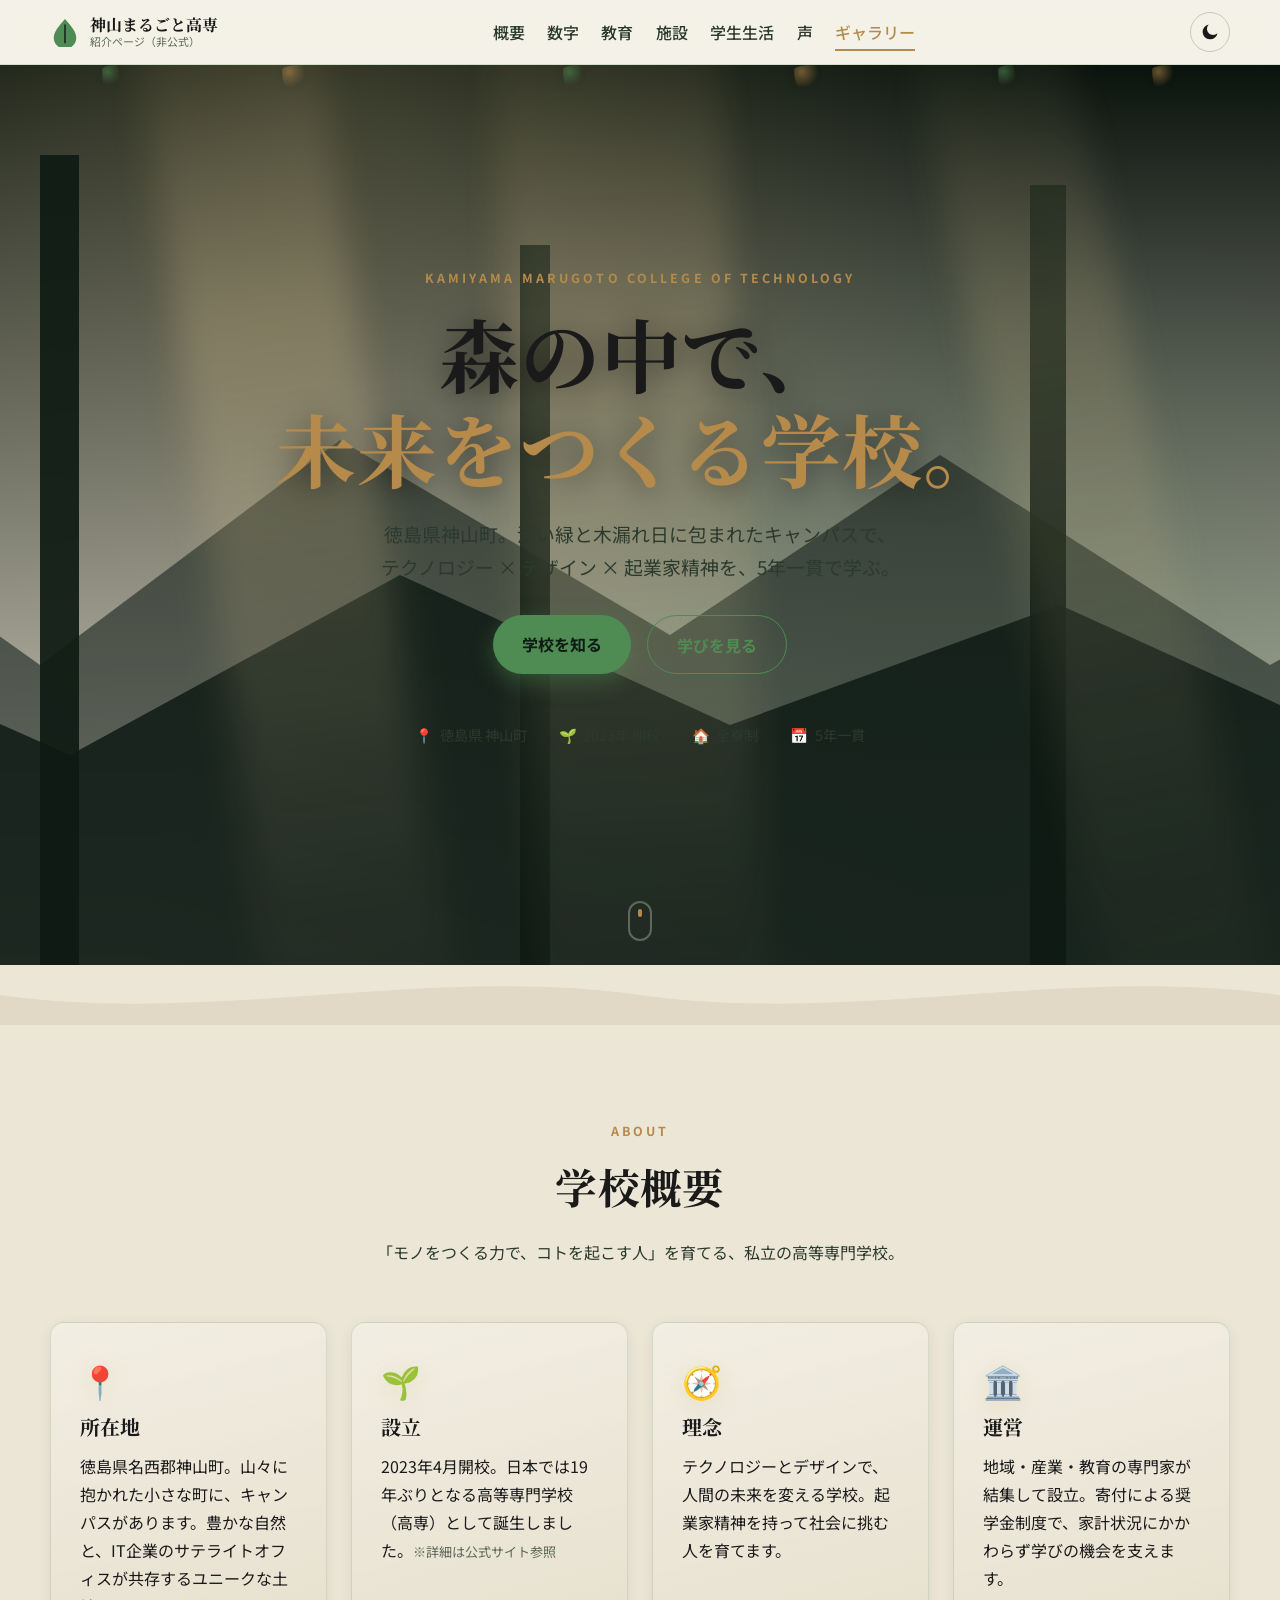
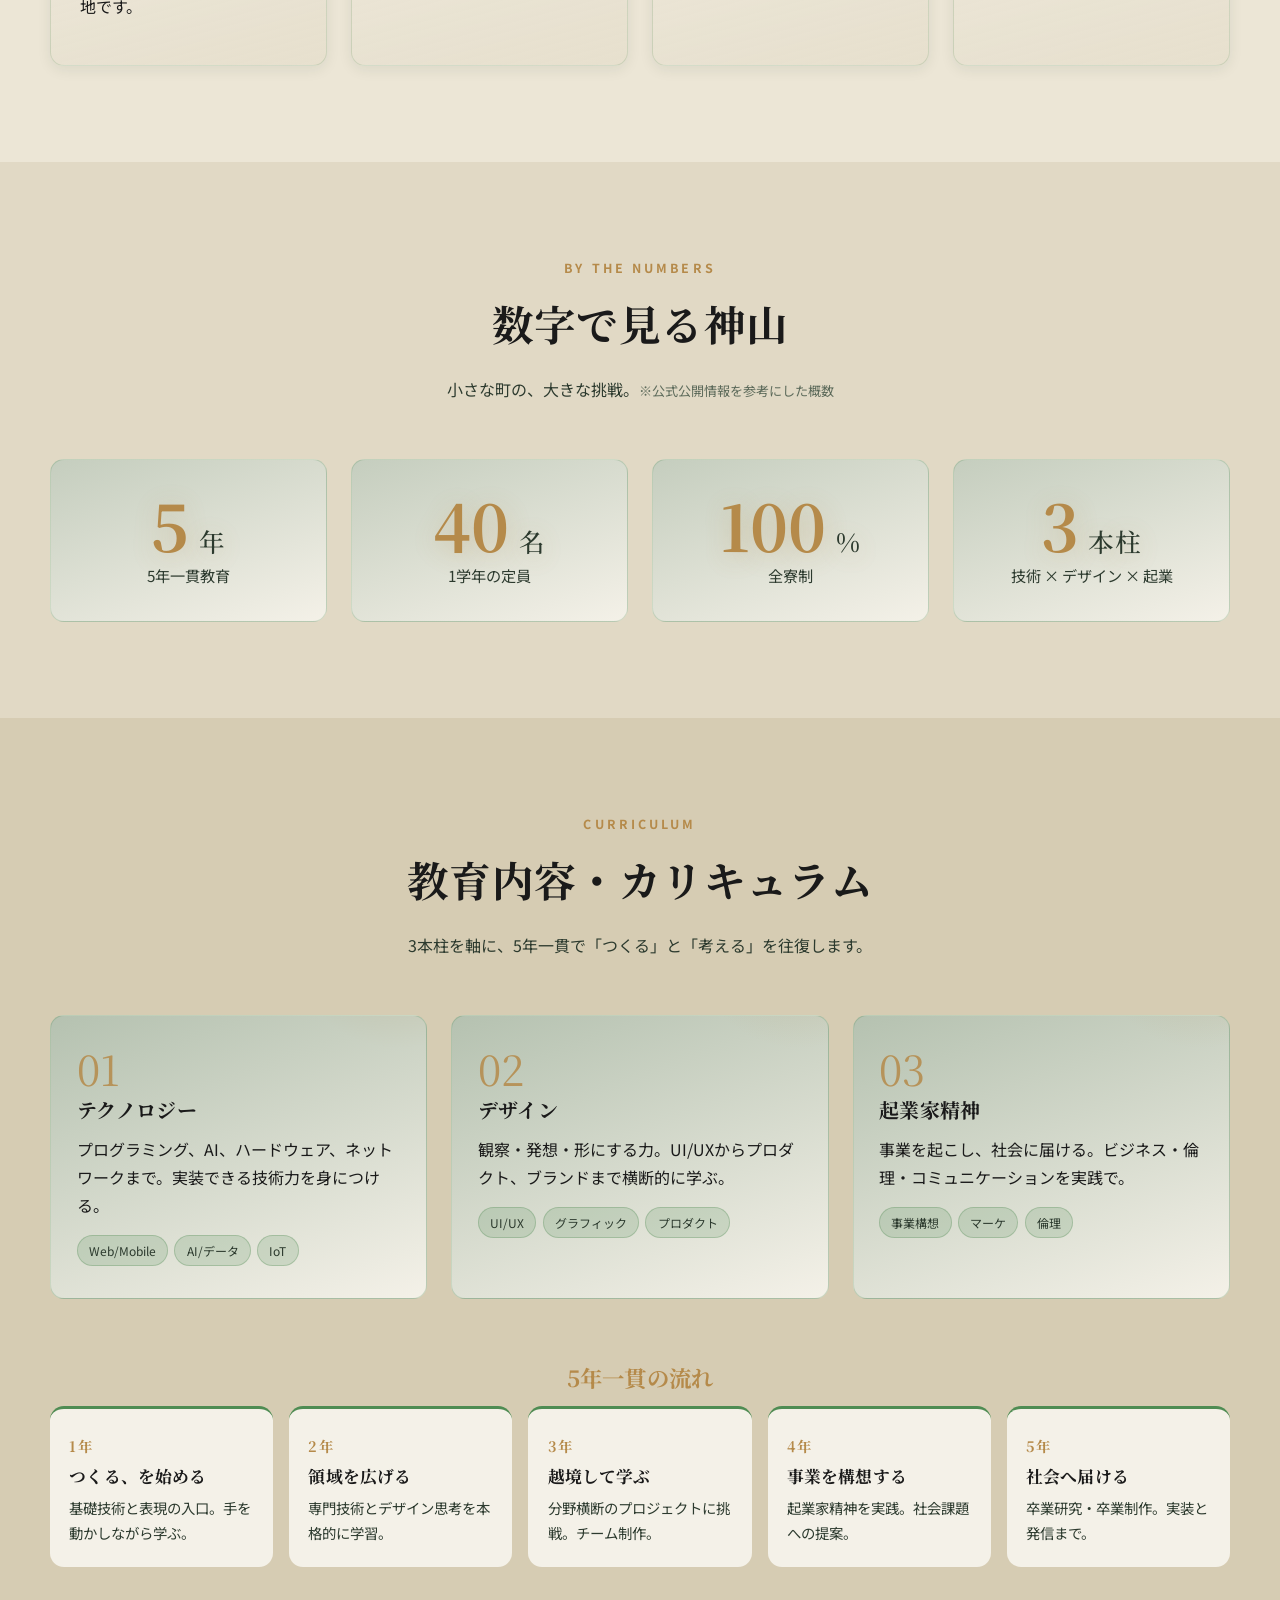
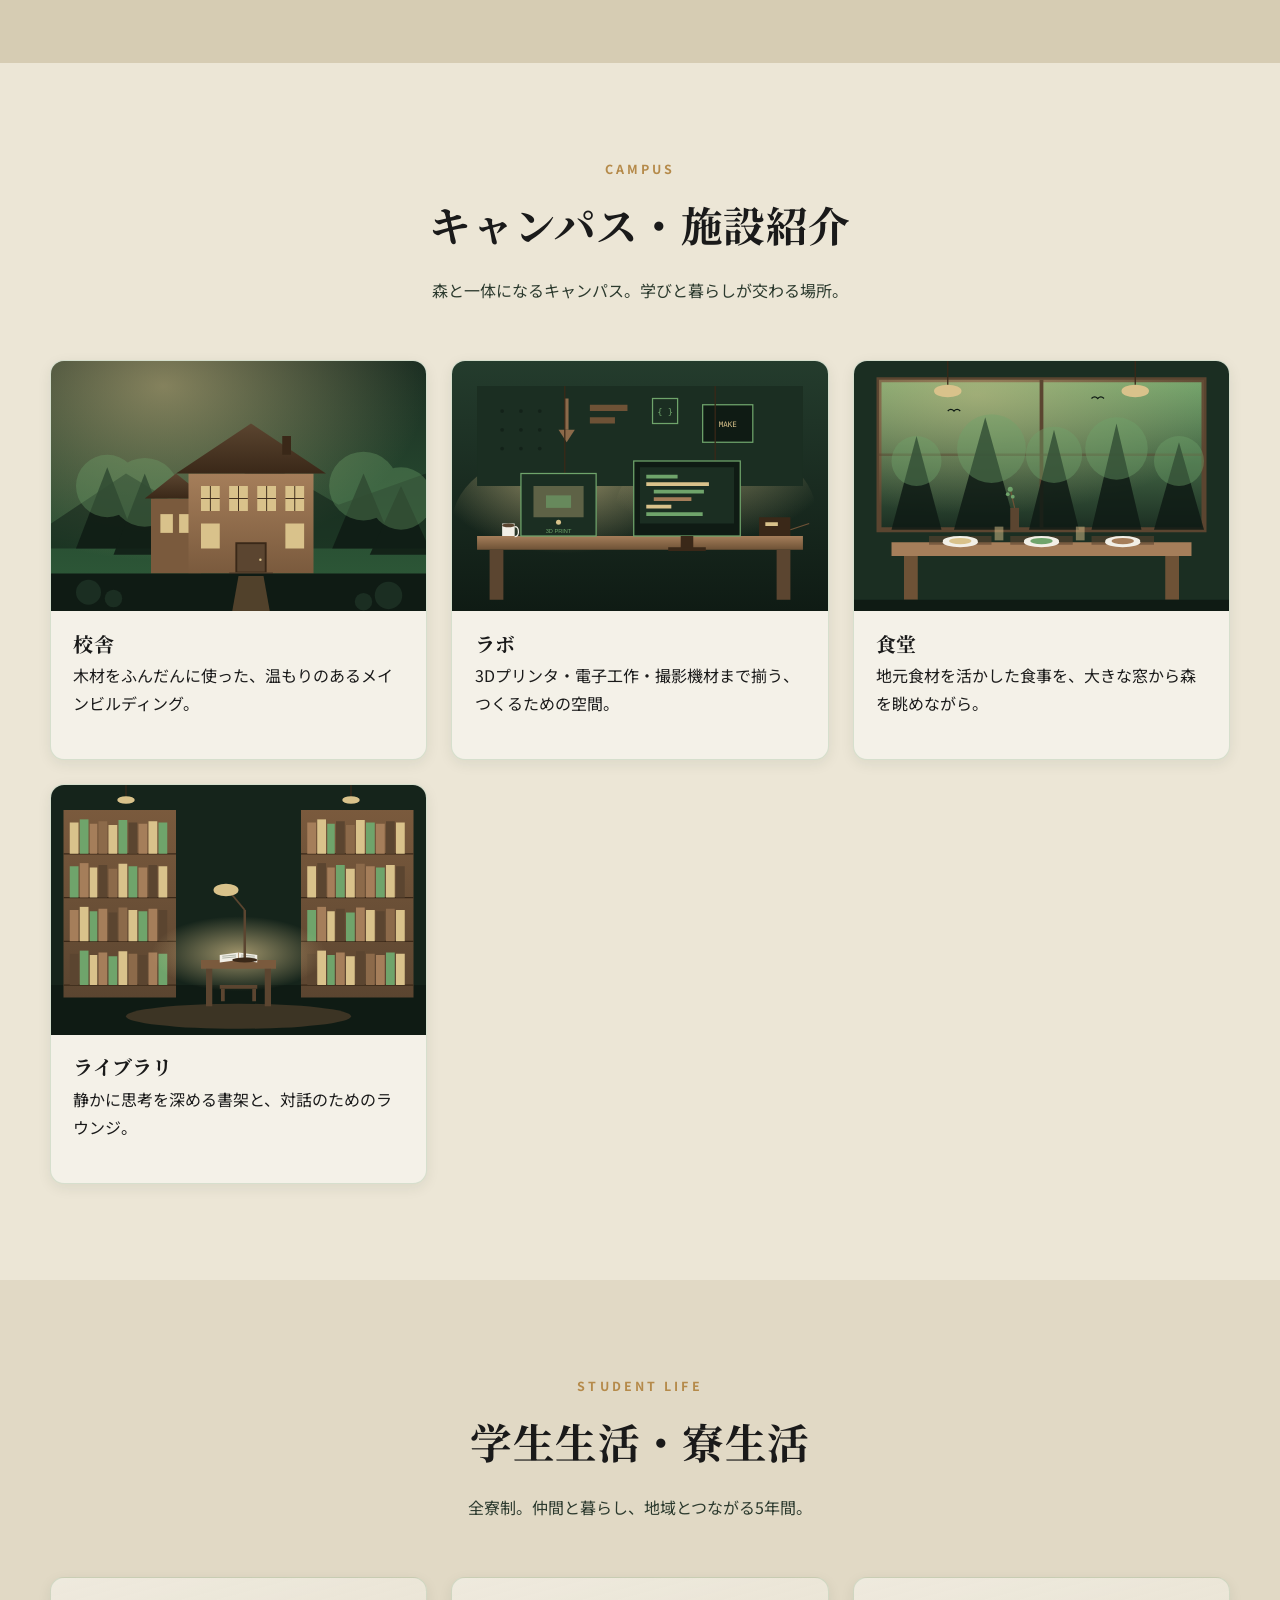
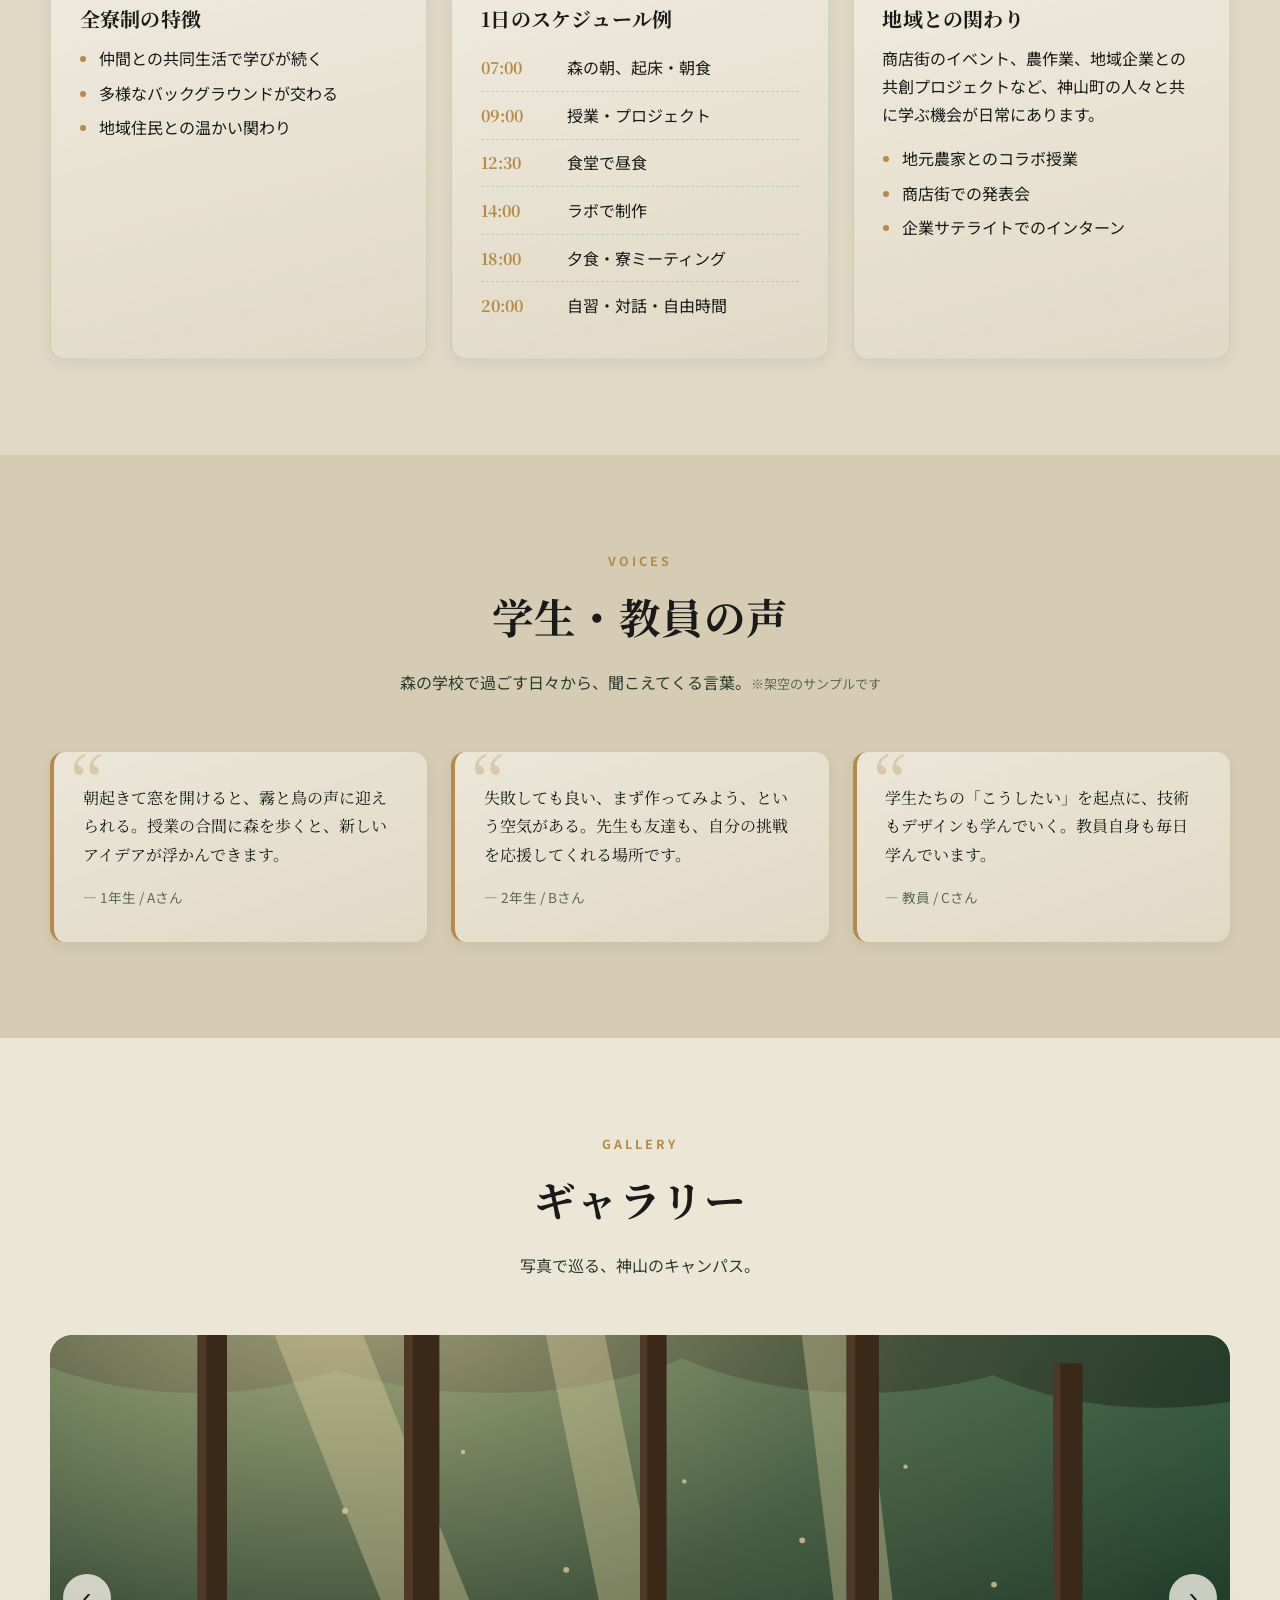
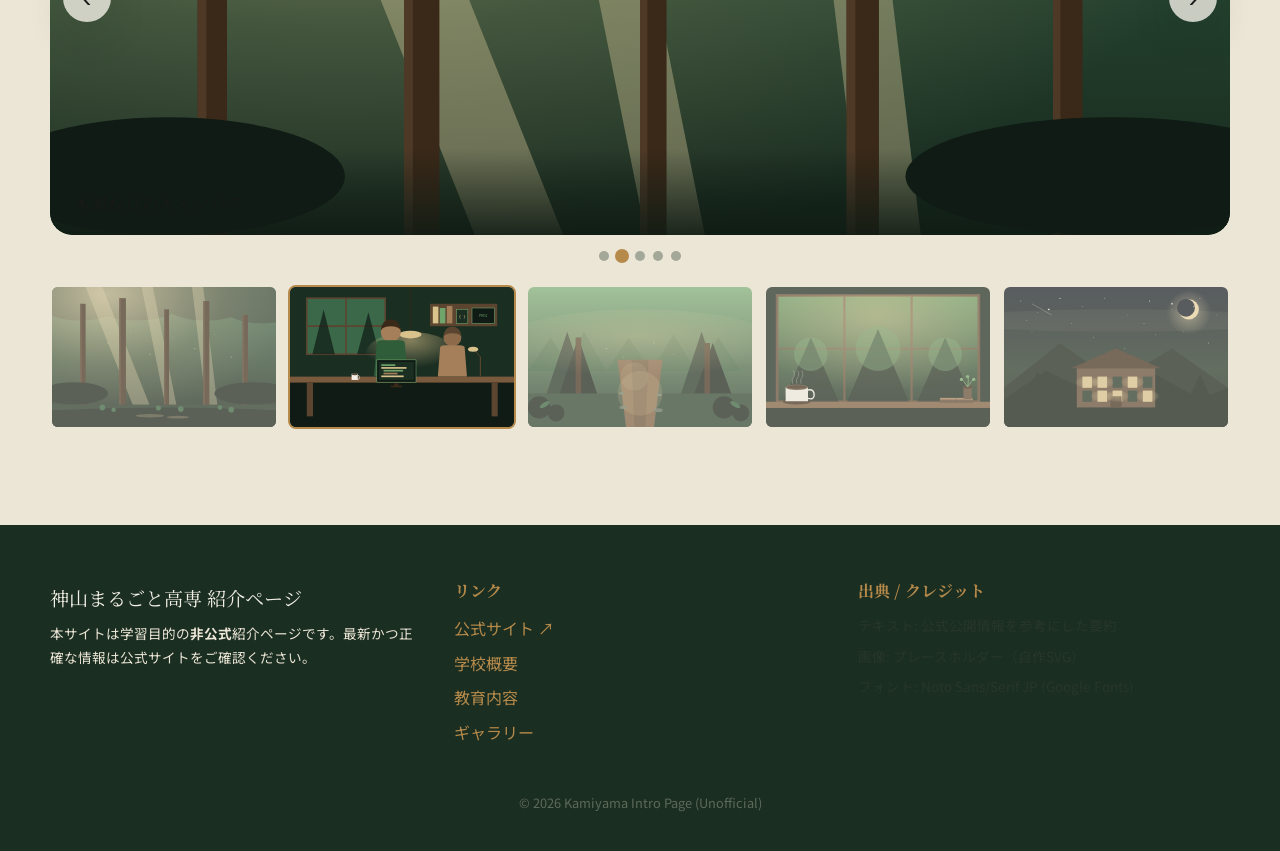
<file: index.html>
<!DOCTYPE html>
<html lang="ja" data-theme="dark">
<head>
  <meta charset="UTF-8" />
  <meta name="viewport" content="width=device-width, initial-scale=1.0" />
  <title>神山まるごと高専 紹介ページ | 深い森に学ぶテクノロジーとデザイン</title>
  <meta name="description" content="徳島県神山町にある神山まるごと高専を紹介する非公式ページ。テクノロジー×デザイン×起業家精神を5年一貫で学ぶ全寮制の高専を、深い森と木漏れ日のテーマでご案内します。" />
  <meta name="theme-color" content="#0F1B14" />

  <meta property="og:type" content="website" />
  <meta property="og:title" content="神山まるごと高専 紹介ページ" />
  <meta property="og:description" content="徳島・神山の森で、テクノロジーとデザインと起業家精神を学ぶ。" />
  <meta property="og:locale" content="ja_JP" />

  <link rel="preconnect" href="https://fonts.googleapis.com" />
  <link rel="preconnect" href="https://fonts.gstatic.com" crossorigin />
  <link href="https://fonts.googleapis.com/css2?family=Noto+Sans+JP:wght@400;500;700&family=Noto+Serif+JP:wght@500;700&display=swap" rel="stylesheet" />

  <link rel="stylesheet" href="assets/css/style.css" />
</head>
<body>
  <a class="skip-link" href="#main">本文へスキップ</a>

  <div class="scroll-progress" aria-hidden="true"><span id="scrollBar"></span></div>

  <header class="site-header" id="siteHeader">
    <div class="container header-inner">
      <a class="brand" href="#hero" aria-label="ホームへ">
        <svg class="brand-mark" viewBox="0 0 32 32" aria-hidden="true">
          <path d="M16 2 C 9 10, 4 16, 4 22 a12 12 0 0 0 24 0 C 28 16, 23 10, 16 2 Z" fill="currentColor"/>
          <path d="M16 8 v20" stroke="#0F1B14" stroke-width="1.5"/>
        </svg>
        <span class="brand-text">神山まるごと高専<small>紹介ページ（非公式）</small></span>
      </a>

      <nav class="site-nav" id="siteNav" aria-label="メインナビゲーション">
        <ul class="nav-list">
          <li><a href="#about" data-nav>概要</a></li>
          <li><a href="#stats" data-nav>数字</a></li>
          <li><a href="#curriculum" data-nav>教育</a></li>
          <li><a href="#campus" data-nav>施設</a></li>
          <li><a href="#life" data-nav>学生生活</a></li>
          <li><a href="#voices" data-nav>声</a></li>
          <li><a href="#gallery" data-nav>ギャラリー</a></li>
        </ul>
      </nav>

      <div class="header-actions">
        <button id="themeToggle" class="icon-btn" type="button" aria-pressed="false" aria-label="テーマを切り替え">
          <svg class="icon-sun" viewBox="0 0 24 24" aria-hidden="true"><circle cx="12" cy="12" r="4" fill="currentColor"/><g stroke="currentColor" stroke-width="2" stroke-linecap="round"><line x1="12" y1="2" x2="12" y2="5"/><line x1="12" y1="19" x2="12" y2="22"/><line x1="2" y1="12" x2="5" y2="12"/><line x1="19" y1="12" x2="22" y2="12"/><line x1="4.2" y1="4.2" x2="6.3" y2="6.3"/><line x1="17.7" y1="17.7" x2="19.8" y2="19.8"/><line x1="4.2" y1="19.8" x2="6.3" y2="17.7"/><line x1="17.7" y1="6.3" x2="19.8" y2="4.2"/></g></svg>
          <svg class="icon-moon" viewBox="0 0 24 24" aria-hidden="true"><path d="M21 13.5A9 9 0 1 1 10.5 3a7 7 0 0 0 10.5 10.5z" fill="currentColor"/></svg>
        </button>
        <button id="menuToggle" class="icon-btn hamburger" type="button" aria-controls="siteNav" aria-expanded="false" aria-label="メニューを開く">
          <span></span><span></span><span></span>
        </button>
      </div>
    </div>
  </header>

  <main id="main">
    <!-- 1. ヒーロー -->
    <section id="hero" class="hero" aria-label="ヒーロー">
      <div class="hero-bg" aria-hidden="true">
        <svg class="hero-mountains" viewBox="0 0 1440 600" preserveAspectRatio="xMidYMax slice">
          <path d="M0,420 L180,300 L320,400 L520,250 L740,380 L920,260 L1140,400 L1300,310 L1440,400 L1440,600 L0,600 Z" fill="rgba(15,27,20,0.55)"/>
          <path d="M0,480 L160,380 L340,460 L560,340 L780,440 L1000,360 L1220,460 L1440,400 L1440,600 L0,600 Z" fill="rgba(15,27,20,0.85)"/>
        </svg>

        <div class="hero-trunks" data-parallax="0.15">
          <svg viewBox="0 0 1440 600" preserveAspectRatio="xMidYMax slice">
            <g fill="rgba(15,27,20,0.92)">
              <rect x="80" y="100" width="22" height="500"/>
              <rect x="320" y="60" width="26" height="540"/>
              <rect x="640" y="120" width="20" height="480"/>
              <rect x="980" y="80" width="24" height="520"/>
              <rect x="1280" y="140" width="22" height="460"/>
            </g>
          </svg>
        </div>

        <div class="sunbeams">
          <span class="beam beam-1"></span>
          <span class="beam beam-2"></span>
          <span class="beam beam-3"></span>
        </div>

        <div class="leaves">
          <span class="leaf l1"></span>
          <span class="leaf l2"></span>
          <span class="leaf l3"></span>
          <span class="leaf l4"></span>
          <span class="leaf l5"></span>
          <span class="leaf l6"></span>
        </div>
      </div>

      <div class="container hero-inner">
        <p class="eyebrow">Kamiyama Marugoto College of Technology</p>
        <h1 class="hero-title">
          <span class="line">森の中で、</span>
          <span class="line">未来をつくる学校。</span>
        </h1>
        <p class="hero-lead">
          徳島県神山町。深い緑と木漏れ日に包まれたキャンパスで、<br />
          テクノロジー × デザイン × 起業家精神を、5年一貫で学ぶ。
        </p>
        <div class="hero-actions">
          <a href="#about" class="btn btn-primary">学校を知る</a>
          <a href="#curriculum" class="btn btn-ghost">学びを見る</a>
        </div>

        <ul class="hero-meta" aria-label="基本情報">
          <li><span aria-hidden="true">📍</span>徳島県 神山町</li>
          <li><span aria-hidden="true">🌱</span>2023年 開校</li>
          <li><span aria-hidden="true">🏠</span>全寮制</li>
          <li><span aria-hidden="true">📅</span>5年一貫</li>
        </ul>
      </div>

      <a href="#about" class="scroll-cue" aria-label="次のセクションへスクロール">
        <span></span>
      </a>
    </section>

    <div class="wave-sep" aria-hidden="true">
      <svg viewBox="0 0 1440 80" preserveAspectRatio="none"><path d="M0,40 C240,80 480,0 720,40 C960,80 1200,0 1440,40 L1440,80 L0,80 Z" fill="currentColor"/></svg>
    </div>

    <!-- 2. 学校概要 -->
    <section id="about" class="section section-about">
      <div class="container">
        <header class="section-head reveal">
          <p class="eyebrow">About</p>
          <h2>学校概要</h2>
          <p class="section-lead">「モノをつくる力で、コトを起こす人」を育てる、私立の高等専門学校。</p>
        </header>

        <div class="card-grid">
          <article class="card reveal">
            <div class="card-icon" aria-hidden="true">📍</div>
            <h3>所在地</h3>
            <p>徳島県名西郡神山町。山々に抱かれた小さな町に、キャンパスがあります。豊かな自然と、IT企業のサテライトオフィスが共存するユニークな土地です。</p>
          </article>
          <article class="card reveal">
            <div class="card-icon" aria-hidden="true">🌱</div>
            <h3>設立</h3>
            <p>2023年4月開校。日本では19年ぶりとなる高等専門学校（高専）として誕生しました。<small>※詳細は公式サイト参照</small></p>
          </article>
          <article class="card reveal">
            <div class="card-icon" aria-hidden="true">🧭</div>
            <h3>理念</h3>
            <p>テクノロジーとデザインで、人間の未来を変える学校。起業家精神を持って社会に挑む人を育てます。</p>
          </article>
          <article class="card reveal">
            <div class="card-icon" aria-hidden="true">🏛️</div>
            <h3>運営</h3>
            <p>地域・産業・教育の専門家が結集して設立。寄付による奨学金制度で、家計状況にかかわらず学びの機会を支えます。</p>
          </article>
        </div>
      </div>
    </section>

    <!-- 3. 数字で見る -->
    <section id="stats" class="section section-stats">
      <div class="container">
        <header class="section-head reveal">
          <p class="eyebrow">By the Numbers</p>
          <h2>数字で見る神山</h2>
          <p class="section-lead">小さな町の、大きな挑戦。<small>※公式公開情報を参考にした概数</small></p>
        </header>

        <div class="stat-grid">
          <article class="stat reveal">
            <p class="stat-num"><span data-count="5">0</span><span class="stat-unit">年</span></p>
            <p class="stat-label">5年一貫教育</p>
          </article>
          <article class="stat reveal">
            <p class="stat-num"><span data-count="40">0</span><span class="stat-unit">名</span></p>
            <p class="stat-label">1学年の定員</p>
          </article>
          <article class="stat reveal">
            <p class="stat-num"><span data-count="100">0</span><span class="stat-unit">%</span></p>
            <p class="stat-label">全寮制</p>
          </article>
          <article class="stat reveal">
            <p class="stat-num"><span data-count="3">0</span><span class="stat-unit">本柱</span></p>
            <p class="stat-label">技術 × デザイン × 起業</p>
          </article>
        </div>
      </div>
    </section>

    <!-- 4. 教育内容・カリキュラム -->
    <section id="curriculum" class="section section-curriculum">
      <div class="container">
        <header class="section-head reveal">
          <p class="eyebrow">Curriculum</p>
          <h2>教育内容・カリキュラム</h2>
          <p class="section-lead">3本柱を軸に、5年一貫で「つくる」と「考える」を往復します。</p>
        </header>

        <div class="pillars">
          <article class="pillar reveal">
            <div class="pillar-num">01</div>
            <h3>テクノロジー</h3>
            <p>プログラミング、AI、ハードウェア、ネットワークまで。実装できる技術力を身につける。</p>
            <ul class="tag-list"><li>Web/Mobile</li><li>AI/データ</li><li>IoT</li></ul>
          </article>
          <article class="pillar reveal">
            <div class="pillar-num">02</div>
            <h3>デザイン</h3>
            <p>観察・発想・形にする力。UI/UXからプロダクト、ブランドまで横断的に学ぶ。</p>
            <ul class="tag-list"><li>UI/UX</li><li>グラフィック</li><li>プロダクト</li></ul>
          </article>
          <article class="pillar reveal">
            <div class="pillar-num">03</div>
            <h3>起業家精神</h3>
            <p>事業を起こし、社会に届ける。ビジネス・倫理・コミュニケーションを実践で。</p>
            <ul class="tag-list"><li>事業構想</li><li>マーケ</li><li>倫理</li></ul>
          </article>
        </div>

        <h3 class="timeline-title reveal">5年一貫の流れ</h3>
        <ol class="timeline">
          <li class="reveal"><span class="t-year">1年</span><h4>つくる、を始める</h4><p>基礎技術と表現の入口。手を動かしながら学ぶ。</p></li>
          <li class="reveal"><span class="t-year">2年</span><h4>領域を広げる</h4><p>専門技術とデザイン思考を本格的に学習。</p></li>
          <li class="reveal"><span class="t-year">3年</span><h4>越境して学ぶ</h4><p>分野横断のプロジェクトに挑戦。チーム制作。</p></li>
          <li class="reveal"><span class="t-year">4年</span><h4>事業を構想する</h4><p>起業家精神を実践。社会課題への提案。</p></li>
          <li class="reveal"><span class="t-year">5年</span><h4>社会へ届ける</h4><p>卒業研究・卒業制作。実装と発信まで。</p></li>
        </ol>
      </div>
    </section>

    <!-- 5. キャンパス・施設 -->
    <section id="campus" class="section section-campus">
      <div class="container">
        <header class="section-head reveal">
          <p class="eyebrow">Campus</p>
          <h2>キャンパス・施設紹介</h2>
          <p class="section-lead">森と一体になるキャンパス。学びと暮らしが交わる場所。</p>
        </header>

        <div class="facility-grid">
          <figure class="facility reveal" data-lightbox-src="assets/img/facility-school.svg" data-lightbox-caption="校舎 — メインビルディング">
            <div class="facility-img"><img src="assets/img/facility-school.svg" alt="校舎メインビルディングのイラスト" loading="lazy" width="600" height="400" /></div>
            <figcaption><h3>校舎</h3><p>木材をふんだんに使った、温もりのあるメインビルディング。</p></figcaption>
          </figure>
          <figure class="facility reveal" data-lightbox-src="assets/img/facility-lab.svg" data-lightbox-caption="ラボ — Maker Space">
            <div class="facility-img"><img src="assets/img/facility-lab.svg" alt="ラボのイラスト" loading="lazy" width="600" height="400" /></div>
            <figcaption><h3>ラボ</h3><p>3Dプリンタ・電子工作・撮影機材まで揃う、つくるための空間。</p></figcaption>
          </figure>
          <figure class="facility reveal" data-lightbox-src="assets/img/facility-cafeteria.svg" data-lightbox-caption="食堂 — Forest Kitchen">
            <div class="facility-img"><img src="assets/img/facility-cafeteria.svg" alt="食堂のイラスト" loading="lazy" width="600" height="400" /></div>
            <figcaption><h3>食堂</h3><p>地元食材を活かした食事を、大きな窓から森を眺めながら。</p></figcaption>
          </figure>
          <figure class="facility reveal" data-lightbox-src="assets/img/facility-library.svg" data-lightbox-caption="ライブラリ — Quiet Canopy">
            <div class="facility-img"><img src="assets/img/facility-library.svg" alt="ライブラリのイラスト" loading="lazy" width="600" height="400" /></div>
            <figcaption><h3>ライブラリ</h3><p>静かに思考を深める書架と、対話のためのラウンジ。</p></figcaption>
          </figure>
        </div>
      </div>
    </section>

    <!-- 6. 学生生活・寮生活 -->
    <section id="life" class="section section-life">
      <div class="container">
        <header class="section-head reveal">
          <p class="eyebrow">Student Life</p>
          <h2>学生生活・寮生活</h2>
          <p class="section-lead">全寮制。仲間と暮らし、地域とつながる5年間。</p>
        </header>

        <div class="life-grid">
          <article class="card reveal">
            <h3>全寮制の特徴</h3>
            <ul class="bullet-list">
              <li>仲間との共同生活で学びが続く</li>
              <li>多様なバックグラウンドが交わる</li>
              <li>地域住民との温かい関わり</li>
            </ul>
          </article>

          <article class="card reveal schedule">
            <h3>1日のスケジュール例</h3>
            <ol class="day-flow">
              <li><time>07:00</time><span>森の朝、起床・朝食</span></li>
              <li><time>09:00</time><span>授業・プロジェクト</span></li>
              <li><time>12:30</time><span>食堂で昼食</span></li>
              <li><time>14:00</time><span>ラボで制作</span></li>
              <li><time>18:00</time><span>夕食・寮ミーティング</span></li>
              <li><time>20:00</time><span>自習・対話・自由時間</span></li>
            </ol>
          </article>

          <article class="card reveal">
            <h3>地域との関わり</h3>
            <p>商店街のイベント、農作業、地域企業との共創プロジェクトなど、神山町の人々と共に学ぶ機会が日常にあります。</p>
            <ul class="bullet-list">
              <li>地元農家とのコラボ授業</li>
              <li>商店街での発表会</li>
              <li>企業サテライトでのインターン</li>
            </ul>
          </article>
        </div>
      </div>
    </section>

    <!-- 7. 学生・教員の声 -->
    <section id="voices" class="section section-voices">
      <div class="container">
        <header class="section-head reveal">
          <p class="eyebrow">Voices</p>
          <h2>学生・教員の声</h2>
          <p class="section-lead">森の学校で過ごす日々から、聞こえてくる言葉。<small>※架空のサンプルです</small></p>
        </header>

        <div class="voices-grid">
          <blockquote class="voice reveal">
            <p>朝起きて窓を開けると、霧と鳥の声に迎えられる。授業の合間に森を歩くと、新しいアイデアが浮かんできます。</p>
            <footer>— 1年生 / Aさん</footer>
          </blockquote>
          <blockquote class="voice reveal">
            <p>失敗しても良い、まず作ってみよう、という空気がある。先生も友達も、自分の挑戦を応援してくれる場所です。</p>
            <footer>— 2年生 / Bさん</footer>
          </blockquote>
          <blockquote class="voice reveal">
            <p>学生たちの「こうしたい」を起点に、技術もデザインも学んでいく。教員自身も毎日学んでいます。</p>
            <footer>— 教員 / Cさん</footer>
          </blockquote>
        </div>
      </div>
    </section>

    <!-- 8. ギャラリー -->
    <section id="gallery" class="section section-gallery">
      <div class="container">
        <header class="section-head reveal">
          <p class="eyebrow">Gallery</p>
          <h2>ギャラリー</h2>
          <p class="section-lead">写真で巡る、神山のキャンパス。</p>
        </header>

        <div class="carousel" id="carousel" aria-roledescription="カルーセル" aria-label="キャンパス写真">
          <button class="carousel-btn prev" type="button" aria-label="前の画像">‹</button>
          <ul class="carousel-track" tabindex="0">
            <li class="carousel-slide" data-lightbox-src="assets/img/gallery-1.svg" data-lightbox-caption="木漏れ日のキャンパス">
              <img src="assets/img/gallery-1.svg" alt="木漏れ日のキャンパス" loading="lazy" width="800" height="500" />
              <p class="slide-cap">木漏れ日のキャンパス</p>
            </li>
            <li class="carousel-slide" data-lightbox-src="assets/img/gallery-2.svg" data-lightbox-caption="ラボで制作する学生">
              <img src="assets/img/gallery-2.svg" alt="ラボで制作する学生" loading="lazy" width="800" height="500" />
              <p class="slide-cap">ラボで制作する学生</p>
            </li>
            <li class="carousel-slide" data-lightbox-src="assets/img/gallery-3.svg" data-lightbox-caption="森の散歩道">
              <img src="assets/img/gallery-3.svg" alt="森の散歩道" loading="lazy" width="800" height="500" />
              <p class="slide-cap">森の散歩道</p>
            </li>
            <li class="carousel-slide" data-lightbox-src="assets/img/gallery-4.svg" data-lightbox-caption="食堂の窓辺">
              <img src="assets/img/gallery-4.svg" alt="食堂の窓辺" loading="lazy" width="800" height="500" />
              <p class="slide-cap">食堂の窓辺</p>
            </li>
            <li class="carousel-slide" data-lightbox-src="assets/img/gallery-5.svg" data-lightbox-caption="星空と寮">
              <img src="assets/img/gallery-5.svg" alt="星空と寮" loading="lazy" width="800" height="500" />
              <p class="slide-cap">星空と寮</p>
            </li>
          </ul>
          <button class="carousel-btn next" type="button" aria-label="次の画像">›</button>
          <div class="carousel-dots" role="tablist" aria-label="スライド選択"></div>
        </div>

        <ul class="thumbs" id="thumbs" aria-label="サムネイル"></ul>
      </div>
    </section>
  </main>

  <footer class="site-footer">
    <div class="container footer-inner">
      <div class="footer-col">
        <p class="footer-brand">神山まるごと高専 紹介ページ</p>
        <p class="footer-note">本サイトは学習目的の<strong>非公式</strong>紹介ページです。最新かつ正確な情報は公式サイトをご確認ください。</p>
      </div>
      <div class="footer-col">
        <h4>リンク</h4>
        <ul>
          <li><a href="https://kamiyama.ac.jp/" target="_blank" rel="noopener noreferrer">公式サイト ↗</a></li>
          <li><a href="#about">学校概要</a></li>
          <li><a href="#curriculum">教育内容</a></li>
          <li><a href="#gallery">ギャラリー</a></li>
        </ul>
      </div>
      <div class="footer-col">
        <h4>出典 / クレジット</h4>
        <ul class="muted">
          <li>テキスト: 公式公開情報を参考にした要約</li>
          <li>画像: プレースホルダー（自作SVG）</li>
          <li>フォント: Noto Sans/Serif JP (Google Fonts)</li>
        </ul>
      </div>
    </div>
    <p class="copyright">© <span id="year"></span> Kamiyama Intro Page (Unofficial)</p>
  </footer>

  <button id="toTop" class="to-top" type="button" aria-label="ページ先頭へ戻る">↑</button>

  <dialog id="lightbox" class="lightbox" aria-label="画像拡大表示">
    <button class="lb-close" type="button" aria-label="閉じる">×</button>
    <button class="lb-nav lb-prev" type="button" aria-label="前へ">‹</button>
    <figure class="lb-figure">
      <img id="lbImage" alt="" />
      <figcaption id="lbCaption"></figcaption>
    </figure>
    <button class="lb-nav lb-next" type="button" aria-label="次へ">›</button>
  </dialog>

  <script src="assets/js/main.js" defer></script>
</body>
</html>
</file>
<file: assets/css/style.css>
/* =========================================
   神山まるごと高専 紹介ページ
   Theme: 深い森・木漏れ日（Enhanced）
   ========================================= */

:root {
  --bg-0: #0F1B14;
  --bg-1: #15241B;
  --bg-2: #1B2E22;
  --bg-3: #243C2D;
  --fg-0: #F2EFE6;
  --fg-1: #C9D2C2;
  --fg-mute: #8FA08C;
  --brand: #2F5D3A;
  --brand-2: #6FA46B;
  --accent: #D9C28B;
  --accent-2: #E9D6A6;
  --bark: #8C6A4A;
  --shadow-sm: 0 4px 14px rgba(0,0,0,0.3);
  --shadow: 0 14px 40px rgba(0,0,0,0.45);
  --shadow-lg: 0 30px 60px rgba(0,0,0,0.55);
  --radius: 14px;
  --radius-lg: 22px;
  --maxw: 1180px;
  --easing: cubic-bezier(.22,.61,.36,1);
  --easing-spring: cubic-bezier(.34,1.56,.64,1);
  --font-sans: 'Noto Sans JP', system-ui, sans-serif;
  --font-serif: 'Noto Serif JP', 'Hiragino Mincho ProN', serif;
}

[data-theme="light"] {
  --bg-0: #F4F1E8;
  --bg-1: #ECE6D6;
  --bg-2: #E1D9C5;
  --bg-3: #D6CCB3;
  --fg-0: #1A1A1A;
  --fg-1: #2C3A2E;
  --fg-mute: #5C6A5A;
  --brand: #2F5D3A;
  --brand-2: #4F8C53;
  --accent: #B58A4A;
  --accent-2: #8C6A4A;
  --bark: #6E5236;
  --shadow-sm: 0 4px 14px rgba(31,46,34,0.08);
  --shadow: 0 14px 40px rgba(31,46,34,0.14);
  --shadow-lg: 0 30px 60px rgba(31,46,34,0.18);
}

* { box-sizing: border-box; }

html {
  scroll-behavior: smooth;
  scroll-padding-top: 72px;
}
@media (prefers-reduced-motion: reduce) {
  html { scroll-behavior: auto; }
  *, *::before, *::after { animation-duration: 0.01ms !important; animation-iteration-count: 1 !important; transition-duration: 0.01ms !important; }
}

body {
  margin: 0;
  font-family: var(--font-sans);
  background: var(--bg-0);
  color: var(--fg-0);
  line-height: 1.75;
  -webkit-font-smoothing: antialiased;
  text-rendering: optimizeLegibility;
  overflow-x: hidden;
}

img, svg { max-width: 100%; display: block; }
a { color: var(--accent); text-decoration: none; transition: color .2s; }
a:hover { color: var(--accent-2); }
a:focus-visible, button:focus-visible { outline: 2px solid var(--accent); outline-offset: 3px; border-radius: 6px; }

h1, h2, h3, h4 { font-family: var(--font-serif); font-weight: 700; line-height: 1.3; margin: 0 0 .6em; letter-spacing: .01em; }
h2 { font-size: clamp(1.8rem, 3.6vw, 2.6rem); }
h3 { font-size: 1.25rem; }
p { margin: 0 0 1em; }
small { color: var(--fg-mute); font-size: .82em; }

.container { width: min(100% - 2.5rem, var(--maxw)); margin-inline: auto; }

.skip-link { position: absolute; left: -9999px; top: 0; background: var(--accent); color: #0F1B14; padding: .5rem 1rem; z-index: 1000; font-weight: 700; }
.skip-link:focus { left: 1rem; top: 1rem; }

/* ============ Scroll progress bar ============ */
.scroll-progress {
  position: fixed; top: 0; left: 0; right: 0; height: 3px;
  background: transparent; z-index: 100; pointer-events: none;
}
.scroll-progress span {
  display: block; height: 100%; width: 0;
  background: linear-gradient(90deg, var(--brand-2), var(--accent));
  box-shadow: 0 0 8px var(--accent);
  transition: width .1s linear;
}

/* ============ Header ============ */
.site-header {
  position: sticky; top: 0; z-index: 50;
  backdrop-filter: blur(14px) saturate(140%);
  -webkit-backdrop-filter: blur(14px) saturate(140%);
  background: color-mix(in srgb, var(--bg-0) 78%, transparent);
  border-bottom: 1px solid color-mix(in srgb, var(--brand-2) 20%, transparent);
  transition: padding .25s, background .25s;
}
.site-header.is-scrolled { background: color-mix(in srgb, var(--bg-0) 92%, transparent); }
.header-inner {
  display: flex; align-items: center; justify-content: space-between;
  gap: 1rem; padding-block: .75rem;
}
.brand { display: flex; align-items: center; gap: .6rem; color: var(--fg-0); font-family: var(--font-serif); }
.brand-mark { width: 30px; height: 30px; color: var(--brand-2); transition: transform .4s var(--easing-spring); }
.brand:hover .brand-mark { transform: rotate(-12deg) scale(1.1); }
.brand-text { display: flex; flex-direction: column; line-height: 1.1; font-weight: 700; font-size: 1rem; }
.brand-text small { font-weight: 400; font-size: .68rem; color: var(--fg-mute); font-family: var(--font-sans); margin-top: 2px; }

.site-nav .nav-list { list-style: none; margin: 0; padding: 0; display: flex; gap: 1.4rem; }
.site-nav a {
  color: var(--fg-1); font-weight: 500; position: relative; padding: .3rem 0;
  transition: color .2s;
}
.site-nav a::after {
  content: ""; position: absolute; left: 0; right: 0; bottom: -2px; height: 2px;
  background: var(--accent); transform: scaleX(0); transform-origin: center;
  transition: transform .3s var(--easing);
}
.site-nav a:hover { color: var(--accent); }
.site-nav a:hover::after,
.site-nav a.is-active::after { transform: scaleX(1); }
.site-nav a.is-active { color: var(--accent); }

.header-actions { display: flex; gap: .4rem; align-items: center; }

.icon-btn {
  background: transparent; border: 1px solid color-mix(in srgb, var(--fg-mute) 30%, transparent);
  color: var(--fg-0); width: 40px; height: 40px; border-radius: 50%;
  display: inline-grid; place-items: center; cursor: pointer; transition: background .2s, border-color .2s, transform .2s;
}
.icon-btn:hover { background: color-mix(in srgb, var(--accent) 18%, transparent); border-color: var(--accent); transform: translateY(-1px); }
.icon-btn svg { width: 20px; height: 20px; }

#themeToggle .icon-moon { display: none; }
[data-theme="light"] #themeToggle .icon-sun { display: none; }
[data-theme="light"] #themeToggle .icon-moon { display: block; }

.hamburger { display: none; flex-direction: column; gap: 4px; }
.hamburger span { width: 18px; height: 2px; background: currentColor; border-radius: 2px; transition: transform .3s, opacity .2s; }
.hamburger[aria-expanded="true"] span:nth-child(1) { transform: translateY(6px) rotate(45deg); }
.hamburger[aria-expanded="true"] span:nth-child(2) { opacity: 0; }
.hamburger[aria-expanded="true"] span:nth-child(3) { transform: translateY(-6px) rotate(-45deg); }

@media (max-width: 820px) {
  .hamburger { display: inline-flex; }
  .site-nav {
    position: fixed; inset: 64px 0 0 0; background: var(--bg-1);
    transform: translateX(100%); transition: transform .35s var(--easing);
    padding: 2rem 1.5rem;
  }
  .site-nav.is-open { transform: translateX(0); box-shadow: -10px 0 40px rgba(0,0,0,.4); }
  .site-nav .nav-list { flex-direction: column; gap: 1.2rem; font-size: 1.2rem; }
}

/* ============ Buttons ============ */
.btn {
  display: inline-block; padding: .9rem 1.8rem; border-radius: 999px;
  font-weight: 700; transition: transform .25s var(--easing-spring), background .25s, color .25s, box-shadow .25s;
  position: relative; overflow: hidden;
}
.btn-primary {
  background: var(--brand-2); color: #0F1B14;
  box-shadow: 0 8px 22px color-mix(in srgb, var(--brand-2) 40%, transparent);
}
.btn-primary:hover {
  background: var(--accent); color: #1A1A1A; transform: translateY(-2px);
  box-shadow: 0 12px 28px color-mix(in srgb, var(--accent) 50%, transparent);
}
.btn-ghost { border: 1px solid var(--brand-2); color: var(--brand-2); background: transparent; }
.btn-ghost:hover { background: color-mix(in srgb, var(--brand-2) 16%, transparent); transform: translateY(-2px); }

/* ============ Hero ============ */
.hero {
  position: relative; min-height: 100vh; min-height: 100dvh;
  display: flex; align-items: center; justify-content: center; text-align: center;
  overflow: hidden; isolation: isolate;
  background:
    radial-gradient(ellipse at 25% 5%, rgba(217,194,139,0.22), transparent 55%),
    radial-gradient(ellipse at 75% 100%, rgba(47,93,58,0.4), transparent 60%),
    linear-gradient(180deg, #0a130d, var(--bg-1));
}
.hero-bg { position: absolute; inset: 0; z-index: -1; }
.hero-mountains, .hero-trunks svg { position: absolute; inset: 0; width: 100%; height: 100%; }
.hero-trunks { position: absolute; inset: 0; will-change: transform; }

/* Sunbeams */
.sunbeams { position: absolute; inset: 0; overflow: hidden; mix-blend-mode: screen; }
.beam {
  position: absolute; top: -10%; width: 14vw; height: 130%;
  background: linear-gradient(180deg, rgba(217,194,139,0.0) 0%, rgba(217,194,139,0.28) 30%, rgba(217,194,139,0.05) 80%, transparent 100%);
  filter: blur(18px); transform-origin: top center;
  animation: beamSway 9s ease-in-out infinite alternate;
}
.beam-1 { left: 10%; transform: rotate(-8deg); animation-delay: -1s; }
.beam-2 { left: 38%; transform: rotate(-3deg); width: 18vw; opacity: .85; animation-delay: -3s; }
.beam-3 { left: 70%; transform: rotate(-12deg); width: 12vw; opacity: .7; animation-delay: -5s; }
@keyframes beamSway {
  from { transform: rotate(var(--r, -8deg)) translateX(0); opacity: .55; }
  to { transform: rotate(calc(var(--r, -8deg) + 3deg)) translateX(20px); opacity: .85; }
}

/* Floating leaves */
.leaves { position: absolute; inset: 0; pointer-events: none; overflow: hidden; }
.leaf {
  position: absolute; width: 22px; height: 22px; opacity: .55;
  background: radial-gradient(circle at 30% 30%, var(--brand-2), transparent 70%);
  border-radius: 80% 20% 80% 20% / 20% 80% 20% 80%;
  filter: drop-shadow(0 2px 4px rgba(0,0,0,.3));
  animation: leafFall linear infinite;
}
.leaf.l1 { left: 8%;  width: 18px; animation-duration: 22s; animation-delay: -2s; }
.leaf.l2 { left: 22%; width: 24px; animation-duration: 28s; animation-delay: -8s; background: radial-gradient(circle at 30% 30%, var(--accent), transparent 70%); }
.leaf.l3 { left: 44%; width: 20px; animation-duration: 32s; animation-delay: -14s; }
.leaf.l4 { left: 62%; width: 26px; animation-duration: 26s; animation-delay: -5s; background: radial-gradient(circle at 30% 30%, var(--accent), transparent 70%); }
.leaf.l5 { left: 78%; width: 18px; animation-duration: 30s; animation-delay: -18s; }
.leaf.l6 { left: 90%; width: 22px; animation-duration: 24s; animation-delay: -10s; background: radial-gradient(circle at 30% 30%, var(--accent), transparent 70%); }
@keyframes leafFall {
  0% { transform: translateY(-10vh) rotate(0deg) translateX(0); opacity: 0; }
  10% { opacity: .55; }
  50% { transform: translateY(50vh) rotate(180deg) translateX(40px); }
  90% { opacity: .55; }
  100% { transform: translateY(110vh) rotate(360deg) translateX(-30px); opacity: 0; }
}

.hero-inner { padding-block: 5rem; position: relative; z-index: 1; }
.eyebrow {
  letter-spacing: .25em; text-transform: uppercase; color: var(--accent);
  font-size: .78rem; font-weight: 700; margin-bottom: 1rem;
}
.hero-title {
  font-family: var(--font-serif);
  font-size: clamp(2.2rem, 7.5vw, 5rem);
  line-height: 1.18; margin: 0 0 1.4rem;
  text-shadow: 0 4px 30px rgba(0,0,0,.5);
}
.hero-title .line { display: block; opacity: 0; transform: translateY(28px); animation: rise 1s var(--easing) forwards; }
.hero-title .line:nth-child(2) { animation-delay: .25s; color: var(--accent); }
.hero-lead {
  color: var(--fg-1); font-size: clamp(1rem, 1.6vw, 1.18rem);
  margin-bottom: 2rem; opacity: 0; animation: rise 1s var(--easing) .55s forwards;
}
.hero-actions {
  display: flex; gap: 1rem; justify-content: center; flex-wrap: wrap;
  opacity: 0; animation: rise 1s var(--easing) .75s forwards;
}
.hero-meta {
  margin-top: 3rem; padding: 0; list-style: none; display: flex;
  gap: 1rem 2rem; justify-content: center; flex-wrap: wrap;
  font-size: .9rem; color: var(--fg-1);
  opacity: 0; animation: rise 1s var(--easing) .95s forwards;
}
.hero-meta li { display: inline-flex; align-items: center; gap: .4rem; }

@keyframes rise { to { opacity: 1; transform: translateY(0); } }

.scroll-cue {
  position: absolute; bottom: 1.5rem; left: 50%; transform: translateX(-50%);
  width: 24px; height: 40px; border: 2px solid var(--fg-mute);
  border-radius: 12px; transition: border-color .2s;
}
.scroll-cue:hover { border-color: var(--accent); }
.scroll-cue span { display: block; width: 4px; height: 8px; background: var(--accent); border-radius: 2px; margin: 6px auto 0; animation: cue 1.6s infinite; }
@keyframes cue { 0% { transform: translateY(0); opacity: 1; } 70% { transform: translateY(14px); opacity: 0; } 100% { opacity: 0; } }

/* ============ Wave separator ============ */
.wave-sep { color: var(--bg-2); height: 60px; line-height: 0; background: var(--bg-1); }
.wave-sep svg { width: 100%; height: 60px; }
.section + .wave-sep { color: var(--bg-3); background: var(--bg-2); }

/* ============ Section base ============ */
.section { padding: 6rem 0; background: var(--bg-1); position: relative; }
.section-stats { background: var(--bg-2); }
.section-curriculum { background: var(--bg-3); }
.section-campus { background: var(--bg-1); }
.section-life { background: var(--bg-2); }
.section-voices { background: var(--bg-3); }
.section-gallery { background: var(--bg-1); }

.section-head { text-align: center; margin-bottom: 3.5rem; }
.section-lead { color: var(--fg-1); max-width: 640px; margin-inline: auto; }

/* Reveal animation */
.reveal { opacity: 0; transform: translateY(28px); transition: opacity .9s var(--easing), transform .9s var(--easing); }
.reveal.is-visible { opacity: 1; transform: none; }
/* Stagger children */
.card-grid .reveal:nth-child(2), .pillars .reveal:nth-child(2), .stat-grid .reveal:nth-child(2), .voices-grid .reveal:nth-child(2) { transition-delay: .1s; }
.card-grid .reveal:nth-child(3), .pillars .reveal:nth-child(3), .stat-grid .reveal:nth-child(3), .voices-grid .reveal:nth-child(3) { transition-delay: .2s; }
.card-grid .reveal:nth-child(4), .stat-grid .reveal:nth-child(4) { transition-delay: .3s; }

/* ============ Cards ============ */
.card-grid { display: grid; gap: 1.5rem; grid-template-columns: repeat(auto-fit, minmax(240px, 1fr)); }
.card {
  background: linear-gradient(165deg, color-mix(in srgb, var(--bg-0) 70%, transparent), color-mix(in srgb, var(--bg-2) 50%, transparent));
  border: 1px solid color-mix(in srgb, var(--brand-2) 18%, transparent);
  padding: 1.8rem; border-radius: var(--radius); box-shadow: var(--shadow-sm);
  transition: transform .35s var(--easing), border-color .3s, box-shadow .35s;
  position: relative; overflow: hidden;
}
.card::before {
  content: ""; position: absolute; inset: 0; opacity: 0; transition: opacity .4s;
  background: radial-gradient(400px circle at var(--mx, 50%) var(--my, 50%), color-mix(in srgb, var(--accent) 14%, transparent), transparent 60%);
  pointer-events: none;
}
.card:hover { transform: translateY(-6px); border-color: var(--accent); box-shadow: var(--shadow); }
.card:hover::before { opacity: 1; }
.card-icon { font-size: 2rem; margin-bottom: .4rem; filter: drop-shadow(0 4px 10px rgba(217,194,139,.3)); }
.bullet-list { padding-left: 1.2rem; margin: 0; }
.bullet-list li { margin-bottom: .4rem; }
.bullet-list li::marker { color: var(--accent); }

/* ============ Stats ============ */
.stat-grid { display: grid; gap: 1.5rem; grid-template-columns: repeat(auto-fit, minmax(200px, 1fr)); }
.stat {
  text-align: center; padding: 2rem 1rem;
  border-radius: var(--radius);
  background: linear-gradient(160deg, color-mix(in srgb, var(--brand) 24%, var(--bg-0)), var(--bg-0));
  border: 1px solid color-mix(in srgb, var(--brand-2) 22%, transparent);
  transition: transform .35s var(--easing-spring);
}
.stat:hover { transform: translateY(-4px) scale(1.02); }
.stat-num {
  font-family: var(--font-serif); font-weight: 700; line-height: 1;
  font-size: clamp(2.6rem, 6vw, 4rem); color: var(--accent);
  margin: 0 0 .4rem; display: flex; align-items: baseline; justify-content: center; gap: .15em;
  text-shadow: 0 4px 24px color-mix(in srgb, var(--accent) 30%, transparent);
}
.stat-unit { font-size: .4em; color: var(--fg-1); font-weight: 500; letter-spacing: .04em; }
.stat-label { color: var(--fg-1); margin: 0; font-size: .95rem; }

/* ============ Pillars ============ */
.pillars { display: grid; gap: 1.5rem; grid-template-columns: repeat(auto-fit, minmax(240px, 1fr)); margin-bottom: 4rem; }
.pillar {
  position: relative; padding: 2rem 1.6rem; border-radius: var(--radius);
  background: linear-gradient(160deg, color-mix(in srgb, var(--brand) 32%, var(--bg-0)), var(--bg-0));
  border: 1px solid color-mix(in srgb, var(--brand-2) 25%, transparent);
  overflow: hidden; transition: transform .35s var(--easing-spring), box-shadow .35s;
}
.pillar::after {
  content: ""; position: absolute; inset: -50% -10% auto auto; width: 220px; height: 220px;
  background: radial-gradient(circle, color-mix(in srgb, var(--accent) 18%, transparent), transparent 70%);
  pointer-events: none; transform: translate(20%, -20%);
}
.pillar:hover { transform: translateY(-6px); box-shadow: var(--shadow); }
.pillar-num { font-family: var(--font-serif); font-size: 2.6rem; color: var(--accent); opacity: .85; line-height: 1; margin-bottom: .5rem; }

.tag-list {
  list-style: none; padding: 0; margin: 1rem 0 0; display: flex; flex-wrap: wrap; gap: .4rem;
}
.tag-list li {
  font-size: .75rem; padding: .25rem .7rem; border-radius: 999px;
  background: color-mix(in srgb, var(--brand-2) 18%, transparent);
  border: 1px solid color-mix(in srgb, var(--brand-2) 30%, transparent);
  color: var(--fg-1);
}

.timeline-title { text-align: center; margin-top: 2rem; color: var(--accent); font-size: 1.4rem; }

.timeline { list-style: none; padding: 0; margin: 0; display: grid; gap: 1rem; grid-template-columns: repeat(auto-fit, minmax(190px, 1fr)); counter-reset: yr; }
.timeline li {
  background: var(--bg-0); padding: 1.4rem 1.2rem; border-radius: var(--radius);
  border-top: 3px solid var(--brand-2); position: relative;
  transition: transform .3s, border-color .3s;
}
.timeline li:hover { transform: translateY(-4px); border-color: var(--accent); }
.t-year { display: inline-block; font-family: var(--font-serif); color: var(--accent); font-size: .9rem; margin-bottom: .3rem; letter-spacing: .1em; font-weight: 700; }
.timeline h4 { margin: .2rem 0 .4rem; font-size: 1.05rem; }
.timeline p { font-size: .9rem; color: var(--fg-1); margin: 0; }

/* ============ Facility ============ */
.facility-grid { display: grid; gap: 1.5rem; grid-template-columns: repeat(auto-fit, minmax(280px, 1fr)); }
.facility {
  margin: 0; border-radius: var(--radius); overflow: hidden;
  background: var(--bg-0); border: 1px solid color-mix(in srgb, var(--brand-2) 18%, transparent);
  cursor: zoom-in; transition: transform .35s var(--easing-spring), box-shadow .35s;
  box-shadow: var(--shadow-sm);
}
.facility:hover { transform: translateY(-6px); box-shadow: var(--shadow); }
.facility-img { overflow: hidden; aspect-ratio: 3/2; }
.facility img { width: 100%; height: 100%; object-fit: cover; transition: transform .6s var(--easing); }
.facility:hover img { transform: scale(1.06); }
.facility figcaption { padding: 1.2rem 1.4rem 1.6rem; }
.facility h3 { margin: 0 0 .3rem; }

/* ============ Life ============ */
.life-grid { display: grid; gap: 1.5rem; grid-template-columns: repeat(auto-fit, minmax(260px, 1fr)); }
.day-flow { list-style: none; padding: 0; margin: 0; }
.day-flow li {
  display: grid; grid-template-columns: 70px 1fr; gap: 1rem; align-items: baseline;
  padding: .55rem 0; border-bottom: 1px dashed color-mix(in srgb, var(--brand-2) 25%, transparent);
}
.day-flow li:last-child { border-bottom: 0; }
.day-flow time { font-family: var(--font-serif); color: var(--accent); font-weight: 700; }

/* ============ Voices ============ */
.voices-grid { display: grid; gap: 1.5rem; grid-template-columns: repeat(auto-fit, minmax(260px, 1fr)); }
.voice {
  margin: 0; padding: 2rem 1.8rem; border-radius: var(--radius);
  background: linear-gradient(160deg, color-mix(in srgb, var(--bg-0) 70%, transparent), color-mix(in srgb, var(--bg-1) 50%, transparent));
  border-left: 4px solid var(--accent); position: relative;
  box-shadow: var(--shadow-sm);
  transition: transform .35s var(--easing);
}
.voice:hover { transform: translateY(-4px); }
.voice::before {
  content: "“"; position: absolute; top: -.5rem; left: 1rem;
  font-family: var(--font-serif); font-size: 5rem; line-height: 1;
  color: var(--accent); opacity: .3;
}
.voice p { font-family: var(--font-serif); color: var(--fg-0); margin: 0 0 1rem; line-height: 1.8; }
.voice footer { color: var(--fg-mute); font-size: .85rem; }

/* ============ Carousel ============ */
.carousel { position: relative; }
.carousel-track {
  list-style: none; padding: 0; margin: 0;
  display: flex; overflow-x: auto; scroll-snap-type: x mandatory;
  scroll-behavior: smooth; gap: 1rem; border-radius: var(--radius-lg);
  scrollbar-width: thin;
}
.carousel-track::-webkit-scrollbar { height: 6px; }
.carousel-track::-webkit-scrollbar-thumb { background: var(--brand-2); border-radius: 4px; }
.carousel-slide {
  flex: 0 0 100%; scroll-snap-align: center;
  border-radius: var(--radius-lg); overflow: hidden; cursor: zoom-in;
  position: relative;
}
.carousel-slide img { width: 100%; aspect-ratio: 16/10; object-fit: cover; }
.slide-cap {
  position: absolute; left: 0; right: 0; bottom: 0; margin: 0;
  padding: 2.5rem 1.5rem 1rem;
  background: linear-gradient(transparent, rgba(15,27,20,0.85));
  color: var(--fg-0); font-family: var(--font-serif);
  font-size: 1.05rem; pointer-events: none;
}

.carousel-btn {
  position: absolute; top: 50%; transform: translateY(-50%); z-index: 2;
  width: 48px; height: 48px; border-radius: 50%; border: none;
  background: color-mix(in srgb, var(--bg-0) 80%, transparent);
  color: var(--fg-0); font-size: 1.7rem; line-height: 1; cursor: pointer;
  display: grid; place-items: center; transition: background .2s, transform .2s, color .2s;
  box-shadow: var(--shadow);
  backdrop-filter: blur(8px);
}
.carousel-btn:hover { background: var(--accent); color: #1A1A1A; transform: translateY(-50%) scale(1.08); }
.carousel-btn.prev { left: .8rem; }
.carousel-btn.next { right: .8rem; }

.carousel-dots { display: flex; justify-content: center; gap: .5rem; margin-top: 1rem; }
.carousel-dots button {
  width: 10px; height: 10px; border-radius: 50%; border: none; padding: 0;
  background: color-mix(in srgb, var(--fg-mute) 50%, transparent); cursor: pointer;
  transition: transform .25s, background .25s;
}
.carousel-dots button[aria-selected="true"] { background: var(--accent); transform: scale(1.4); }

.thumbs {
  list-style: none; padding: 0; margin: 1.5rem 0 0;
  display: grid; grid-template-columns: repeat(5, 1fr); gap: .6rem;
}
.thumbs button {
  display: block; width: 100%; padding: 0; border: 2px solid transparent;
  border-radius: 8px; overflow: hidden; cursor: pointer; background: none;
  transition: transform .25s, border-color .25s, opacity .25s;
  opacity: .65;
}
.thumbs button:hover { opacity: 1; transform: translateY(-2px); }
.thumbs button[aria-current="true"] { border-color: var(--accent); opacity: 1; }
.thumbs img { width: 100%; aspect-ratio: 16/10; object-fit: cover; display: block; }

/* ============ Footer ============ */
.site-footer { background: #07110B; color: var(--fg-1); padding: 3.5rem 0 1.5rem; }
[data-theme="light"] .site-footer { background: #1B2E22; color: #ECE6D6; }
.footer-inner { display: grid; gap: 2rem; grid-template-columns: repeat(auto-fit, minmax(220px, 1fr)); }
.footer-col h4 { color: var(--accent); margin: 0 0 .8rem; font-size: 1rem; }
.footer-col ul { list-style: none; padding: 0; margin: 0; }
.footer-col li { margin-bottom: .4rem; }
.footer-col .muted li { color: color-mix(in srgb, var(--fg-1) 70%, transparent); font-size: .85rem; }
.footer-brand { font-family: var(--font-serif); font-size: 1.2rem; color: var(--fg-0); margin-bottom: .5rem; }
[data-theme="light"] .footer-brand { color: #F2EFE6; }
.footer-note { font-size: .85rem; line-height: 1.7; }
.copyright { text-align: center; margin-top: 2.5rem; font-size: .8rem; color: var(--fg-mute); }

/* ============ To-top button ============ */
.to-top {
  position: fixed; right: 1.5rem; bottom: 1.5rem; z-index: 40;
  width: 46px; height: 46px; border-radius: 50%; border: none;
  background: var(--accent); color: #1A1A1A; font-size: 1.3rem; font-weight: 700;
  cursor: pointer; box-shadow: var(--shadow);
  opacity: 0; transform: translateY(20px) scale(.8); pointer-events: none;
  transition: opacity .3s, transform .3s var(--easing-spring), background .2s;
}
.to-top.is-visible { opacity: 1; transform: translateY(0) scale(1); pointer-events: auto; }
.to-top:hover { background: var(--accent-2); transform: translateY(-2px) scale(1.05); }

/* ============ Lightbox ============ */
.lightbox {
  border: none; padding: 0; background: transparent;
  max-width: 100%; max-height: 100%; width: 100%; height: 100%;
  color: #fff;
}
.lightbox::backdrop { background: rgba(7, 17, 11, 0.94); backdrop-filter: blur(6px); }
.lightbox[open] {
  display: grid; grid-template-columns: auto 1fr auto; align-items: center; gap: 1rem; padding: 2rem;
  animation: lbIn .35s var(--easing);
}
@keyframes lbIn { from { opacity: 0; transform: scale(.96); } to { opacity: 1; transform: scale(1); } }
.lb-figure { margin: 0; max-width: 100%; max-height: 90vh; display: flex; flex-direction: column; align-items: center; gap: .8rem; }
.lb-figure img { max-width: 100%; max-height: 80vh; object-fit: contain; border-radius: var(--radius); box-shadow: var(--shadow-lg); }
.lb-figure figcaption { color: var(--accent); font-family: var(--font-serif); font-size: 1.05rem; }
.lb-close, .lb-nav {
  background: rgba(255,255,255,0.1); color: #fff; border: 1px solid rgba(255,255,255,0.2);
  width: 48px; height: 48px; border-radius: 50%; cursor: pointer; font-size: 1.7rem; line-height: 1;
  transition: background .2s, color .2s, transform .2s;
}
.lb-close { position: absolute; top: 1rem; right: 1rem; z-index: 2; }
.lb-close:hover, .lb-nav:hover { background: var(--accent); color: #1A1A1A; transform: scale(1.06); }

/* ============ 404 ============ */
.page-404 { display: grid; place-items: center; min-height: 100vh;
  background: radial-gradient(ellipse at 30% 20%, rgba(217,194,139,0.18), transparent 60%), var(--bg-0);
  text-align: center; padding: 2rem;
}
.error-card { max-width: 480px; }
.error-code { font-family: var(--font-serif); font-size: 6rem; color: var(--accent); margin: 0; line-height: 1; text-shadow: 0 4px 30px color-mix(in srgb, var(--accent) 30%, transparent); }

/* ============ Responsive ============ */
@media (max-width: 600px) {
  .hero-actions { flex-direction: column; align-items: stretch; padding-inline: 2rem; }
  .thumbs { grid-template-columns: repeat(3, 1fr); }
  .day-flow li { grid-template-columns: 60px 1fr; }
  .section { padding: 4rem 0; }
  .hero-meta { gap: .6rem 1.2rem; font-size: .85rem; }
  .to-top { right: 1rem; bottom: 1rem; }
}
</file>
